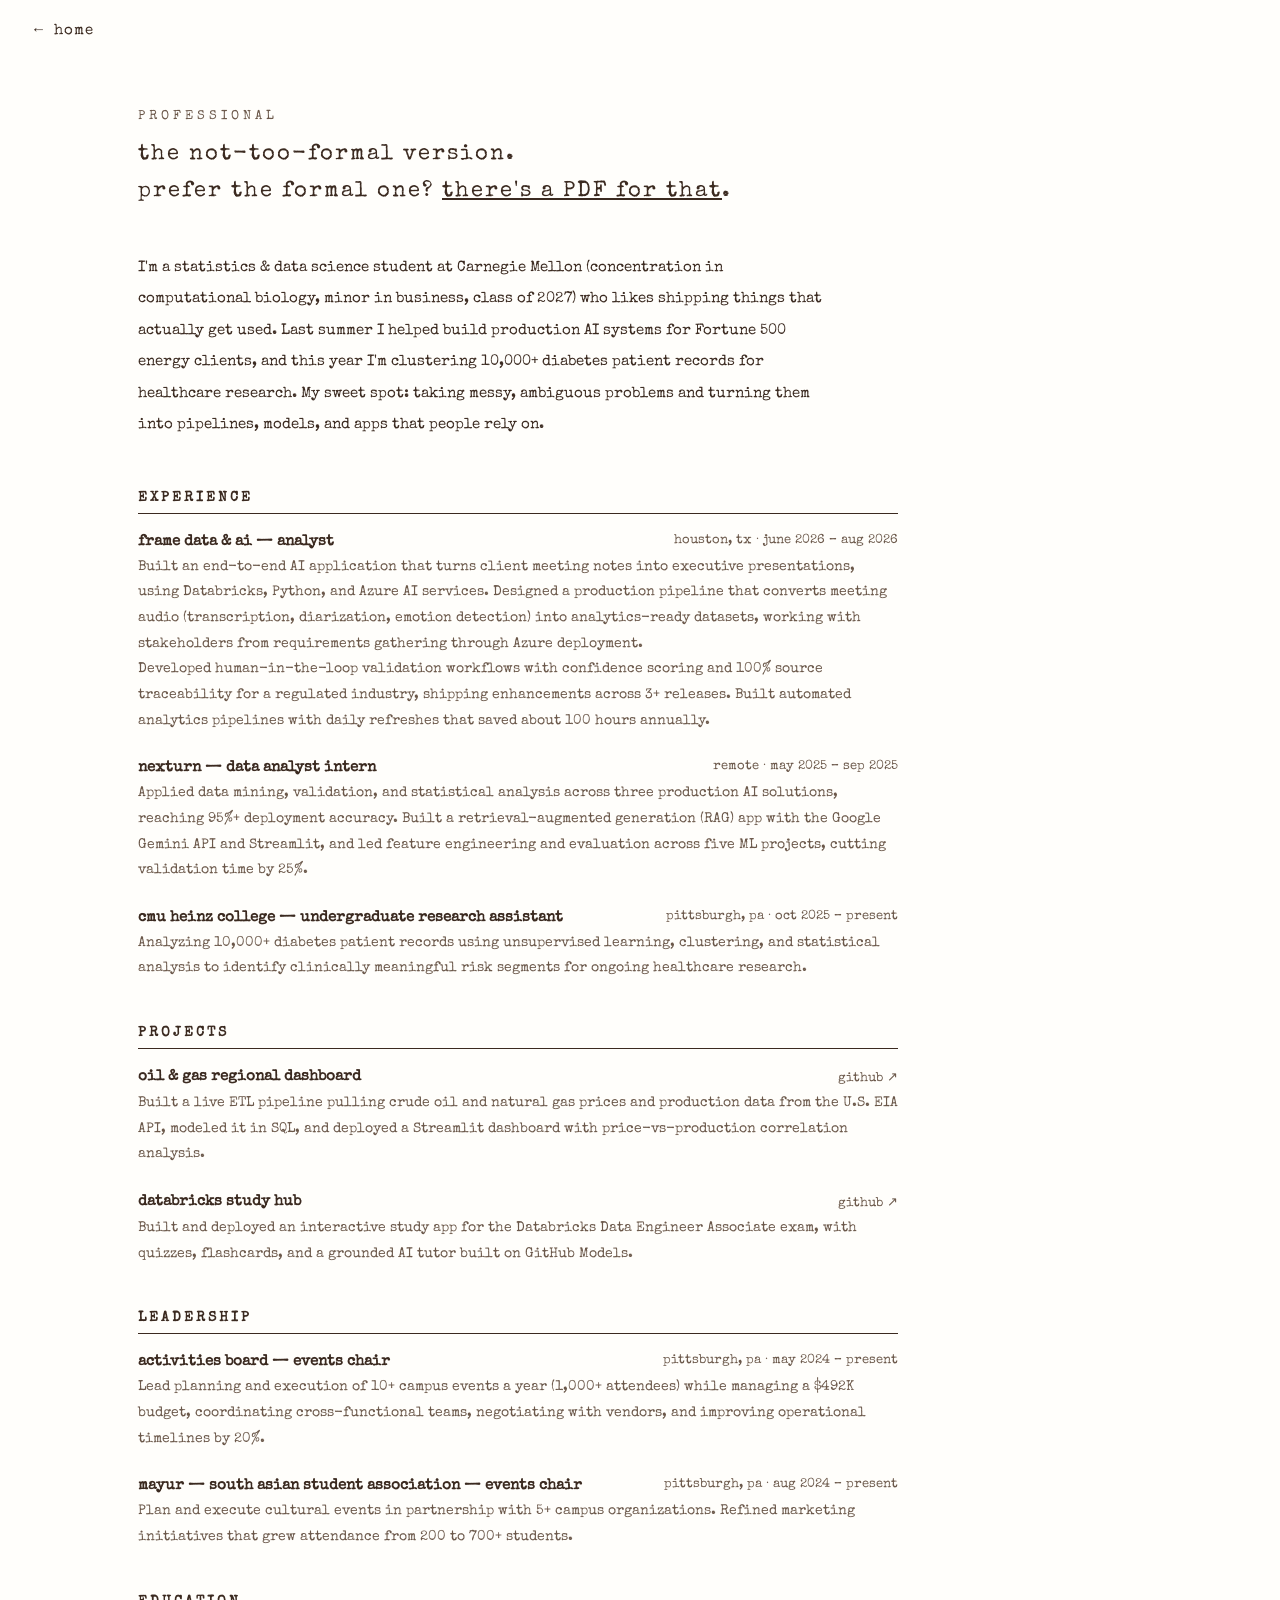
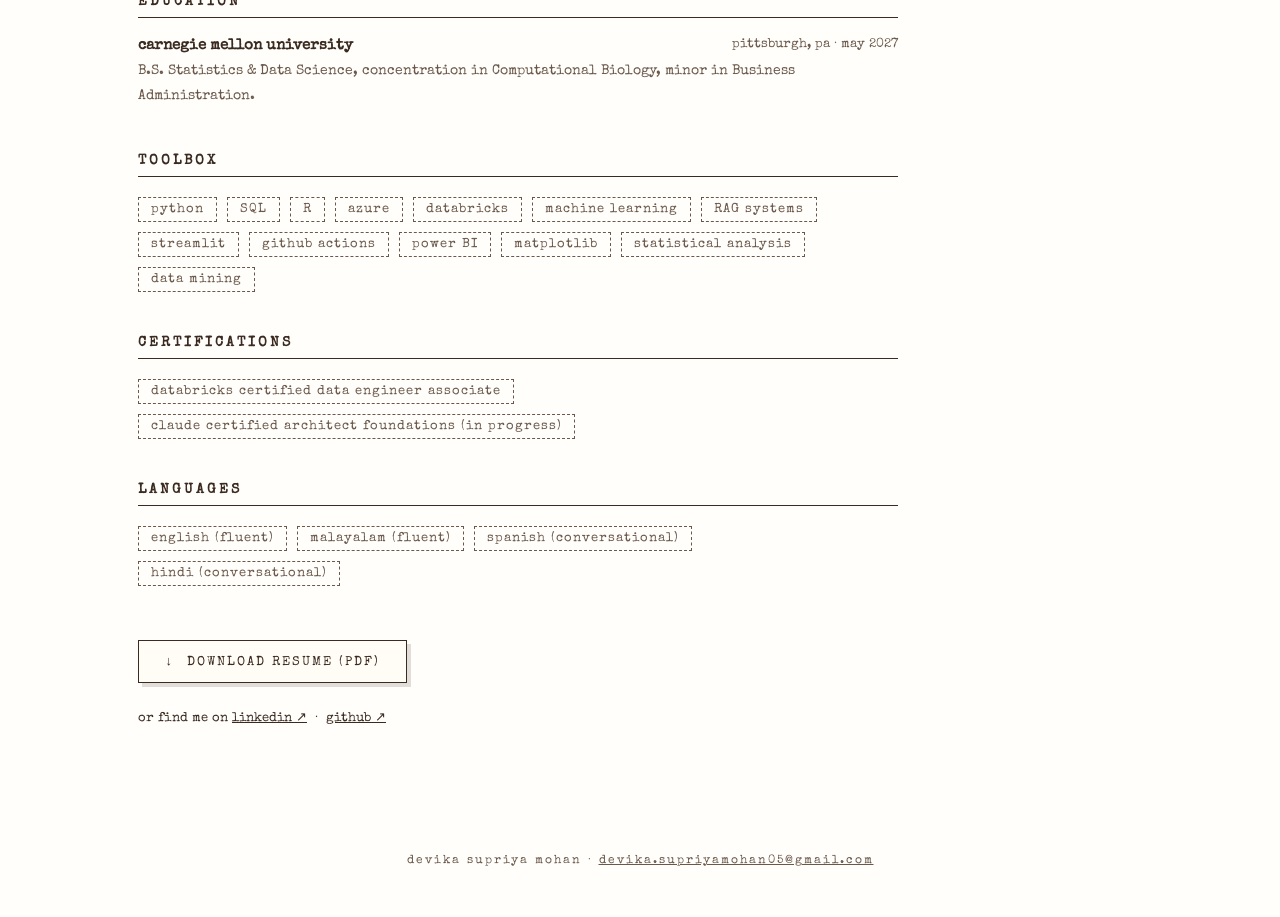
<file: professional.html>
<!DOCTYPE html>
<html lang="en">
<head>
<meta charset="UTF-8">
<meta name="viewport" content="width=device-width, initial-scale=1.0">
<title>professional — devika supriya mohan</title>
<link rel="preconnect" href="https://fonts.googleapis.com">
<link href="https://fonts.googleapis.com/css2?family=Caveat:wght@500;600&family=Special+Elite&display=swap" rel="stylesheet">
<link rel="icon" type="image/png" href="assets/img/favicon.png">
<link rel="apple-touch-icon" href="assets/img/apple-touch-icon.png">
<link rel="stylesheet" href="css/style.css">
</head>
<body>

<nav class="topnav"><a class="home-link" href="index.html">home</a></nav>

<main class="page">
  <div class="page-label">Professional</div>
  <div class="page-title">the not-too-formal version.<br>prefer the formal one? <a href="assets/Devika_Supriya_Mohan_Resume.pdf" download>there's a PDF for that</a>.</div>

  <p class="pro-intro">
    I'm a statistics &amp; data science student at Carnegie Mellon (concentration in computational biology, minor in business, class of 2027) who likes shipping things that actually get used. Last summer I helped build production AI systems for Fortune 500 energy clients, and this year I'm clustering 10,000+ diabetes patient records for healthcare research. My sweet spot: taking messy, ambiguous problems and turning them into pipelines, models, and apps that people rely on.
  </p>

  <div class="pro-block">
    <h3>Experience</h3>
    <div class="role">
      <div class="role-head"><strong>frame data &amp; ai &mdash; analyst</strong><span class="when">houston, tx &#183; june 2026 &ndash; aug 2026</span></div>
      <p>Built an end-to-end AI application that turns client meeting notes into executive presentations, using Databricks, Python, and Azure AI services. Designed a production pipeline that converts meeting audio (transcription, diarization, emotion detection) into analytics-ready datasets, working with stakeholders from requirements gathering through Azure deployment.</p>
      <p>Developed human-in-the-loop validation workflows with confidence scoring and 100% source traceability for a regulated industry, shipping enhancements across 3+ releases. Built automated analytics pipelines with daily refreshes that saved about 100 hours annually.</p>
    </div>
    <div class="role">
      <div class="role-head"><strong>nexturn &mdash; data analyst intern</strong><span class="when">remote &#183; may 2025 &ndash; sep 2025</span></div>
      <p>Applied data mining, validation, and statistical analysis across three production AI solutions, reaching 95%+ deployment accuracy. Built a retrieval-augmented generation (RAG) app with the Google Gemini API and Streamlit, and led feature engineering and evaluation across five ML projects, cutting validation time by 25%.</p>
    </div>
    <div class="role">
      <div class="role-head"><strong>cmu heinz college &mdash; undergraduate research assistant</strong><span class="when">pittsburgh, pa &#183; oct 2025 &ndash; present</span></div>
      <p>Analyzing 10,000+ diabetes patient records using unsupervised learning, clustering, and statistical analysis to identify clinically meaningful risk segments for ongoing healthcare research.</p>
    </div>
  </div>

  <div class="pro-block">
    <h3>Projects</h3>
    <div class="role">
      <div class="role-head"><strong>oil &amp; gas regional dashboard</strong><span class="when">github &#8599;</span></div>
      <p>Built a live ETL pipeline pulling crude oil and natural gas prices and production data from the U.S. EIA API, modeled it in SQL, and deployed a Streamlit dashboard with price-vs-production correlation analysis.</p>
    </div>
    <div class="role">
      <div class="role-head"><strong>databricks study hub</strong><span class="when">github &#8599;</span></div>
      <p>Built and deployed an interactive study app for the Databricks Data Engineer Associate exam, with quizzes, flashcards, and a grounded AI tutor built on GitHub Models.</p>
    </div>
  </div>

  <div class="pro-block">
    <h3>Leadership</h3>
    <div class="role">
      <div class="role-head"><strong>activities board &mdash; events chair</strong><span class="when">pittsburgh, pa &#183; may 2024 &ndash; present</span></div>
      <p>Lead planning and execution of 10+ campus events a year (1,000+ attendees) while managing a $492K budget, coordinating cross-functional teams, negotiating with vendors, and improving operational timelines by 20%.</p>
    </div>
    <div class="role">
      <div class="role-head"><strong>mayur &mdash; south asian student association &mdash; events chair</strong><span class="when">pittsburgh, pa &#183; aug 2024 &ndash; present</span></div>
      <p>Plan and execute cultural events in partnership with 5+ campus organizations. Refined marketing initiatives that grew attendance from 200 to 700+ students.</p>
    </div>
  </div>

  <div class="pro-block">
    <h3>Education</h3>
    <div class="role">
      <div class="role-head"><strong>carnegie mellon university</strong><span class="when">pittsburgh, pa &#183; may 2027</span></div>
      <p>B.S. Statistics &amp; Data Science, concentration in Computational Biology, minor in Business Administration.</p>
    </div>
  </div>

  <div class="pro-block">
    <h3>Toolbox</h3>
    <div class="chips">
      <span>python</span><span>SQL</span><span>R</span><span>azure</span><span>databricks</span><span>machine learning</span><span>RAG systems</span><span>streamlit</span><span>github actions</span><span>power BI</span><span>matplotlib</span><span>statistical analysis</span><span>data mining</span>
    </div>
  </div>

  <div class="pro-block">
    <h3>Certifications</h3>
    <div class="chips">
      <span>databricks certified data engineer associate</span><span>claude certified architect foundations (in progress)</span>
    </div>
  </div>

  <div class="pro-block">
    <h3>Languages</h3>
    <div class="chips">
      <span>english (fluent)</span><span>malayalam (fluent)</span><span>spanish (conversational)</span><span>hindi (conversational)</span>
    </div>
  </div>

  <a class="dl-btn" href="assets/Devika_Supriya_Mohan_Resume.pdf" download>&#8595;&nbsp; DOWNLOAD RESUME (PDF)</a>
  <p style="margin-top:26px; font-size:13px;">
    or find me on <a href="https://www.linkedin.com/in/devika-supriya-mohan/" target="_blank" rel="noopener">linkedin &#8599;</a> &nbsp;&#183;&nbsp; <a href="https://github.com/devikasupriyamohan05-sudo" target="_blank" rel="noopener">github &#8599;</a>
  </p>
</main>

<footer class="site-footer">
  devika supriya mohan &#183; <a href="mailto:devika.supriyamohan05@gmail.com">devika.supriyamohan05@gmail.com</a>
</footer>

</body>
</html>
</file>
<file: css/style.css>
/* ============================================
   devika supriya mohan — personal site
   scrapbook / typewriter aesthetic
   ============================================ */

:root {
  --paper: #fffefb;
  --ink: #3b2a20;
  --ink-soft: #6b584a;
  --accent: #b0876a;
  --line: #e8e2d9;
  --tape: rgba(222, 210, 190, 0.55);
}

* { margin: 0; padding: 0; box-sizing: border-box; }

html { scroll-behavior: smooth; }

body {
  background: var(--paper);
  color: var(--ink);
  font-family: 'Special Elite', 'Courier New', monospace;
  min-height: 100vh;
  overflow-x: hidden;
}

::selection { background: #f0e4d4; }

a { color: inherit; }

.hand { font-family: 'Caveat', cursive; }
.type { font-family: 'Special Elite', 'Courier New', monospace; }

/* ---------- top nav ---------- */
.topnav {
  position: fixed;
  top: 0; left: 0; right: 0;
  display: flex;
  justify-content: space-between;
  align-items: center;
  padding: 22px 34px;
  z-index: 50;
  pointer-events: none;
}
.topnav a, .topnav .nav-toggle {
  pointer-events: auto;
  text-decoration: none;
  font-size: 15px;
  letter-spacing: 1px;
  color: var(--ink);
  background: none;
  border: none;
  cursor: pointer;
  font-family: 'Special Elite', monospace;
}
.topnav a.home-link::before { content: '\2190\00a0\00a0'; }
.topnav a:hover, .nav-toggle:hover { opacity: 0.6; }

/* ---------- page scaffolding ---------- */
.page {
  max-width: 1060px;
  margin: 0 auto;
  padding: 110px 28px 90px;
}
.page-label {
  font-size: 13px;
  letter-spacing: 4px;
  text-transform: uppercase;
  color: var(--ink-soft);
  margin-bottom: 14px;
}
.page-title {
  font-size: 22px;
  letter-spacing: 2px;
  margin-bottom: 40px;
  line-height: 1.7;
}
.page-title .underline {
  border-bottom: 2px solid var(--ink);
  padding-bottom: 2px;
}

/* ---------- homepage collage ---------- */
.collage {
  position: relative;
  width: 100vw;
  height: 100vh;
  min-height: 700px;
}
.center-card {
  position: absolute;
  top: 50%; left: 50%;
  transform: translate(-50%, -50%);
  text-align: center;
  z-index: 5;
  width: min(92vw, 640px);
}
.center-card h1 {
  font-family: 'Caveat', cursive;
  font-size: clamp(44px, 7vw, 74px);
  font-weight: 600;
  color: #2f2016;
}
.center-card h1 .heart { font-size: 0.7em; }
.center-card p {
  margin-top: 6px;
  font-size: clamp(13px, 1.6vw, 16px);
  letter-spacing: 3px;
  color: var(--ink-soft);
}
.center-card .pro-line {
  margin-top: 20px;
  font-size: clamp(12px, 1.4vw, 14px);
  letter-spacing: 1.5px;
  color: var(--ink);
}
.center-card .quick-links {
  margin-top: 14px;
  display: flex;
  justify-content: center;
  gap: 18px;
  flex-wrap: wrap;
}
.center-card .quick-links a {
  font-size: 13px;
  letter-spacing: 1.5px;
  text-decoration: none;
  border: 1.5px solid var(--ink);
  padding: 9px 18px;
  background: #fffdf6;
  box-shadow: 3px 3px 0 rgba(59, 42, 32, 0.15);
  transition: all 0.2s;
}
.center-card .quick-links a:hover {
  transform: translate(2px, 2px);
  box-shadow: 1px 1px 0 rgba(59, 42, 32, 0.15);
}
.center-card p .cursor {
  display: inline-block;
  width: 9px; height: 17px;
  background: var(--ink-soft);
  margin-left: 4px;
  vertical-align: text-bottom;
  animation: blink 1.1s steps(1) infinite;
}
@keyframes blink { 50% { opacity: 0; } }

/* collage objects */
.obj {
  position: absolute;
  cursor: pointer;
  text-decoration: none;
  display: block;
  transition: transform 0.35s ease;
  z-index: 4;
  animation: floaty 6s ease-in-out infinite;
}
.obj:hover { transform: scale(1.07) rotate(0deg) !important; z-index: 6; }
.obj svg, .obj img { display: block; width: 100%; height: auto; }
.obj .obj-label {
  position: absolute;
  left: 50%;
  bottom: -26px;
  transform: translateX(-50%);
  white-space: nowrap;
  font-size: 12px;
  letter-spacing: 1.5px;
  color: var(--ink-soft);
  opacity: 1;
  transition: color 0.25s;
  background: var(--paper);
  padding: 2px 8px;
}
.obj:hover .obj-label { color: var(--ink); }

@keyframes floaty {
  0%, 100% { margin-top: 0; }
  50% { margin-top: -9px; }
}

/* positions (desktop) — hugging the center */
.obj-film    { top: 11%; left: 20%;  width: 145px; animation-delay: 0s; }
.obj-notebook{ top: 5%;  left: 45%;  width: 100px; animation-delay: 0.7s; }
.obj-phone   { top: 12%; right: 21%; width: 125px; animation-delay: 1.4s; }
.obj-folder  { top: 55%; left: 23%;  width: 115px; animation-delay: 2.1s; }
.obj-vinyl   { top: 69%; left: 43%;  width: 145px; animation-delay: 2.8s; }
.obj-pizza   { top: 55%; right: 20%; width: 145px; animation-delay: 3.5s; }
.obj-globe   { top: 76%; right: 31%; width: 135px; animation-delay: 4.2s; }
.obj-scraps  { top: 35%; left: 13%;  width: 155px; animation-delay: 4.9s; }

/* soft treatment for the photographic/cartoon objects */
.obj-notebook img, .obj-phone img, .obj-pizza img, .obj-scraps img, .obj-folder img, .obj-film img, .obj-globe img {
  filter: drop-shadow(2px 4px 5px rgba(59, 42, 32, 0.18));
}

/* snoopy record: disc overlay spins & notes dance while the song plays */
.vinyl-wrap { position: relative; width: 100%; }
.vinyl-snoopy { position: relative; width: 100%; display: block; z-index: 1; }
.disc-spin {
  position: absolute;
  left: 50.36%;
  top: 45.33%;
  width: 29.33%;
  z-index: 2;
  pointer-events: none;
}
.vinyl-wrap.playing .disc-spin { animation: discspin 2.6s linear infinite; }
@keyframes discspin {
  from { transform: rotate(0deg); }
  to   { transform: rotate(360deg); }
}
.vinyl-wrap .note {
  position: absolute;
  font-size: 24px;
  color: #4a6fb5;
  opacity: 0;
  pointer-events: none;
  z-index: 3;
}
.note.n1 { top: -4%;  left: 58%; }
.note.n2 { top: -16%; left: 74%; font-size: 30px; }
.note.n3 { top: 2%;   left: 88%; font-size: 19px; }
.vinyl-wrap.playing .note { animation: notedance 1.6s ease-in-out infinite; }
.vinyl-wrap.playing .note.n2 { animation-delay: 0.35s; }
.vinyl-wrap.playing .note.n3 { animation-delay: 0.7s; }
@keyframes notedance {
  0%, 100% { opacity: 0;   transform: translateY(6px) rotate(-8deg); }
  30%      { opacity: 1;   transform: translateY(-6px) rotate(6deg); }
  60%      { opacity: 0.9; transform: translateY(-12px) rotate(-5deg); }
  90%      { opacity: 0;   transform: translateY(-20px) rotate(4deg); }
}

/* spotify player popover */
.player-pop {
  position: absolute;
  top: calc(68% - 170px);
  left: 34%;
  width: min(380px, 90vw);
  z-index: 20;
  background: var(--paper);
  border: 1.5px solid var(--ink);
  box-shadow: 6px 6px 0 rgba(59, 42, 32, 0.12);
  padding: 12px;
  display: none;
}
.player-pop.open { display: block; }
.player-pop .pop-head {
  display: flex;
  justify-content: space-between;
  font-size: 12px;
  letter-spacing: 2px;
  margin-bottom: 8px;
  color: var(--ink-soft);
}
.player-pop button {
  background: none; border: none; cursor: pointer;
  font-family: inherit; font-size: 14px; color: var(--ink);
}

/* contact popover */
.contact-pop {
  position: absolute;
  top: calc(7% + 180px);
  right: 6%;
  width: 250px;
  z-index: 20;
  background: var(--paper);
  border: 1.5px solid var(--ink);
  box-shadow: 6px 6px 0 rgba(59, 42, 32, 0.12);
  padding: 16px;
  display: none;
}
.contact-pop.open { display: block; }
.contact-pop a {
  display: block;
  padding: 8px 4px;
  font-size: 14px;
  letter-spacing: 1px;
  text-decoration: none;
  border-bottom: 1px dashed var(--line);
}
.contact-pop a:last-child { border-bottom: none; }
.contact-pop a:hover { background: #faf5ec; }

/* ---------- letter (about) ---------- */
.letter {
  max-width: 720px;
  margin: 0 auto;
  background: #fffdf8;
  border: 1px solid var(--line);
  box-shadow: 8px 8px 0 rgba(59, 42, 32, 0.06);
  padding: clamp(28px, 6vw, 64px);
  position: relative;
  line-height: 2.05;
  font-size: 15px;
}
.letter::before {
  content: '';
  position: absolute;
  top: -14px; left: 50%;
  transform: translateX(-50%) rotate(-2deg);
  width: 120px; height: 28px;
  background: var(--tape);
}
.letter p { margin-bottom: 26px; }
.letter .salutation { font-family: 'Caveat', cursive; font-size: 28px; }
.letter .signature { font-family: 'Caveat', cursive; font-size: 34px; margin-top: 8px; }

.bucket {
  max-width: 720px;
  margin: 60px auto 0;
}
.bucket h3 { font-size: 15px; letter-spacing: 3px; margin-bottom: 18px; }
.bucket ul { list-style: none; }
.bucket li {
  padding: 9px 0 9px 34px;
  position: relative;
  font-size: 14.5px;
  letter-spacing: 1px;
  border-bottom: 1px dashed var(--line);
}
.bucket li::before {
  content: '';
  position: absolute;
  left: 4px; top: 12px;
  width: 13px; height: 13px;
  border: 1.5px solid var(--ink-soft);
}

/* ---------- photography ---------- */
.shelf-wrap { text-align: center; margin-top: 30px; }
.camera-stage {
  max-width: 860px;
  margin: 0 auto;
}
.viewer {
  position: relative;
  max-width: 620px;
  margin: 0 auto;
}
.viewer .screen {
  position: absolute;
  /* mapped onto the coolpix svg screen area via inline styles in page */
  overflow: hidden;
  background: #111;
}
.viewer .screen img {
  width: 100%; height: 100%;
  object-fit: cover;
  display: block;
}
.viewer .screen .placeholder-msg {
  color: #cfc6ba;
  font-size: 12px;
  letter-spacing: 2px;
  display: flex;
  align-items: center;
  justify-content: center;
  height: 100%;
  text-align: center;
  padding: 12px;
}
.photo-arrows {
  display: flex;
  justify-content: center;
  gap: 90px;
  margin-top: 26px;
}
.photo-arrows button {
  background: none; border: none;
  font-size: 30px;
  color: var(--ink);
  cursor: pointer;
  font-family: 'Caveat', cursive;
}
.photo-arrows button:hover { opacity: 0.55; }
.shelf-note {
  margin-top: 60px;
  font-size: 13.5px;
  letter-spacing: 1.5px;
  color: var(--ink-soft);
  line-height: 2;
}
.camera-row {
  display: flex;
  justify-content: center;
  align-items: flex-end;
  gap: clamp(12px, 4vw, 48px);
  margin-top: 26px;
  flex-wrap: wrap;
}
.camera-row figure { text-align: center; }
.camera-row figcaption {
  margin-top: 10px;
  font-size: 12px;
  letter-spacing: 2px;
  color: var(--ink-soft);
}
.camera-row svg { width: clamp(110px, 16vw, 180px); height: auto; }
.shelf-board {
  height: 16px;
  background: #4a342a;
  max-width: 900px;
  margin: -4px auto 0;
  border-radius: 2px;
  box-shadow: 0 10px 18px rgba(59, 42, 32, 0.18);
}

/* ---------- projects ---------- */
.scrap-grid {
  display: grid;
  grid-template-columns: repeat(auto-fit, minmax(320px, 1fr));
  gap: 50px;
  margin-top: 20px;
}
.scrap {
  text-decoration: none;
  background: #fffdf6;
  border: 1px solid var(--line);
  padding: 36px 32px 30px;
  position: relative;
  transition: transform 0.3s ease, box-shadow 0.3s ease;
  box-shadow: 4px 5px 0 rgba(59, 42, 32, 0.07);
}
.scrap:nth-child(odd) { transform: rotate(-1.3deg); }
.scrap:nth-child(even) { transform: rotate(1.1deg); }
.scrap:hover { transform: rotate(0deg) translateY(-6px); box-shadow: 7px 10px 0 rgba(59, 42, 32, 0.1); }
.scrap::before {
  content: '';
  position: absolute;
  top: -12px; left: 50%;
  transform: translateX(-50%) rotate(1.5deg);
  width: 86px; height: 22px;
  background: var(--tape);
}
.scrap h3 { font-size: 20px; letter-spacing: 1px; margin-bottom: 12px; }
.scrap .scrap-emoji { font-size: 42px; margin-bottom: 16px; display: block; }
.scrap p { font-size: 14.5px; line-height: 1.9; color: var(--ink-soft); margin-bottom: 16px; }
.scrap .links { font-size: 13.5px; letter-spacing: 1px; }
.scrap .links span { text-decoration: underline; margin-right: 14px; }
.section-sub {
  text-align: center;
  font-size: 13px;
  letter-spacing: 4px;
  text-transform: uppercase;
  color: var(--ink-soft);
  margin: 70px 0 30px;
}

/* ---------- professional ---------- */
.pro-intro { max-width: 700px; line-height: 2.1; font-size: 15px; margin-bottom: 50px; }
.pro-block { max-width: 760px; margin-bottom: 44px; }
.pro-block h3 {
  font-size: 14px;
  letter-spacing: 3px;
  text-transform: uppercase;
  border-bottom: 1.5px solid var(--ink);
  padding-bottom: 8px;
  margin-bottom: 20px;
}
.role { margin-bottom: 26px; }
.role .role-head {
  display: flex;
  justify-content: space-between;
  flex-wrap: wrap;
  gap: 6px;
  font-size: 15px;
  margin-bottom: 6px;
}
.role .role-head .when { color: var(--ink-soft); font-size: 13px; }
.role p { font-size: 13.5px; line-height: 1.9; color: var(--ink-soft); }
.dl-btn {
  display: inline-block;
  margin-top: 10px;
  padding: 13px 26px;
  border: 1.5px solid var(--ink);
  text-decoration: none;
  font-size: 13px;
  letter-spacing: 2px;
  box-shadow: 4px 4px 0 rgba(59, 42, 32, 0.15);
  transition: all 0.2s;
  background: #fffdf6;
}
.dl-btn:hover { box-shadow: 1px 1px 0 rgba(59, 42, 32, 0.15); transform: translate(3px, 3px); }
.chips { display: flex; flex-wrap: wrap; gap: 10px; }
.chips span {
  border: 1px dashed var(--ink-soft);
  padding: 5px 12px;
  font-size: 12.5px;
  letter-spacing: 1px;
  color: var(--ink-soft);
}

/* ---------- travel ---------- */
.globe-wrap {
  position: relative;
  display: flex;
  justify-content: center;
  margin-top: 10px;
}
#globeViz { cursor: grab; }
#globeViz:active { cursor: grabbing; }
.travel-count {
  text-align: center;
  font-family: 'Caveat', cursive;
  font-size: 42px;
  margin-top: -6px;
}
.travel-hint {
  text-align: center;
  font-size: 12.5px;
  letter-spacing: 2px;
  color: var(--ink-soft);
  margin-top: 4px;
}
.globe-tooltip {
  background: var(--paper);
  border: 1.5px solid var(--ink);
  padding: 12px 14px;
  font-family: 'Special Elite', monospace;
  color: var(--ink);
  max-width: 240px;
  box-shadow: 5px 5px 0 rgba(59,42,32,0.12);
}
.globe-tooltip .tt-name { font-size: 15px; letter-spacing: 1px; margin-bottom: 4px; }
.globe-tooltip .tt-blurb { font-size: 12px; color: var(--ink-soft); line-height: 1.6; }
.globe-tooltip .tt-thumbs { display: flex; gap: 4px; margin-top: 8px; }
.globe-tooltip .tt-thumbs img { width: 56px; height: 42px; object-fit: cover; border: 1px solid var(--line); }
.globe-tooltip .tt-more { font-size: 11px; margin-top: 8px; text-decoration: underline; }

/* travel modal */
.modal-backdrop {
  position: fixed;
  inset: 0;
  background: rgba(45, 33, 25, 0.45);
  display: none;
  align-items: center;
  justify-content: center;
  z-index: 100;
  padding: 24px;
}
.modal-backdrop.open { display: flex; }
.modal {
  background: var(--paper);
  border: 1.5px solid var(--ink);
  max-width: 720px;
  width: 100%;
  max-height: 84vh;
  overflow-y: auto;
  padding: 34px;
  position: relative;
  box-shadow: 10px 10px 0 rgba(0,0,0,0.18);
}
.modal .close-x {
  position: absolute;
  top: 14px; right: 18px;
  background: none; border: none;
  font-size: 22px;
  cursor: pointer;
  color: var(--ink);
  font-family: inherit;
}
.modal h2 { font-family: 'Caveat', cursive; font-size: 40px; margin-bottom: 4px; }
.modal .modal-sub { font-size: 13px; letter-spacing: 2px; color: var(--ink-soft); margin-bottom: 18px; }
.modal .modal-blurb { font-size: 14px; line-height: 2; margin-bottom: 22px; }
.modal .modal-photos {
  display: grid;
  grid-template-columns: repeat(auto-fill, minmax(160px, 1fr));
  gap: 12px;
}
.modal .modal-photos img {
  width: 100%; height: 130px;
  object-fit: cover;
  border: 1px solid var(--line);
}
.modal .photos-empty {
  font-size: 13px;
  color: var(--ink-soft);
  letter-spacing: 1px;
  border: 1px dashed var(--line);
  padding: 26px;
  text-align: center;
  line-height: 1.9;
}

/* ---------- food ---------- */
.food-hero {
  text-align: center;
  max-width: 640px;
  margin: 0 auto 60px;
  line-height: 2.1;
  font-size: 15px;
}
.beli-btn {
  display: inline-block;
  margin-top: 24px;
  padding: 15px 34px;
  background: var(--ink);
  color: var(--paper);
  text-decoration: none;
  font-size: 13px;
  letter-spacing: 3px;
  box-shadow: 5px 5px 0 rgba(59, 42, 32, 0.2);
  transition: all 0.2s;
}
.beli-btn:hover { transform: translate(3px, 3px); box-shadow: 1px 1px 0 rgba(59,42,32,0.2); }
.polaroid-grid {
  display: flex;
  flex-wrap: wrap;
  justify-content: center;
  gap: 34px;
  margin-top: 26px;
}
.polaroid {
  background: #fff;
  border: 1px solid var(--line);
  padding: 12px 12px 40px;
  box-shadow: 4px 6px 0 rgba(59,42,32,0.08);
  width: 210px;
  position: relative;
}
.polaroid:nth-child(odd) { transform: rotate(-2deg); }
.polaroid:nth-child(even) { transform: rotate(2deg); }
.polaroid img, .polaroid .ph {
  width: 100%;
  height: 180px;
  object-fit: cover;
  background: #efe9df;
  display: flex;
  align-items: center;
  justify-content: center;
  color: var(--ink-soft);
  font-size: 11px;
  letter-spacing: 2px;
  text-align: center;
}
.polaroid figcaption {
  font-family: 'Caveat', cursive;
  font-size: 20px;
  text-align: center;
  margin-top: 10px;
}

/* ---------- footer ---------- */
.site-footer {
  text-align: center;
  padding: 40px 20px 50px;
  font-size: 12px;
  letter-spacing: 2px;
  color: var(--ink-soft);
}
.site-footer a { color: inherit; }

/* ---------- mobile ---------- */
@media (max-width: 760px) {
  .collage { height: auto; min-height: 100vh; padding: 130px 0 80px; }
  .center-card { position: static; transform: none; margin: 0 auto 60px; }
  .obj { position: static; margin: 26px auto !important; animation: none; }
  .obj .obj-label { opacity: 1; position: static; transform: none; display: block; text-align: center; margin-top: 10px; }
  .mobile-stack { display: flex; flex-direction: column; align-items: center; }
  .player-pop, .contact-pop { position: fixed; top: auto; bottom: 20px; left: 50%; transform: translateX(-50%); right: auto; }
  .photo-arrows { gap: 50px; }
}
</file>
